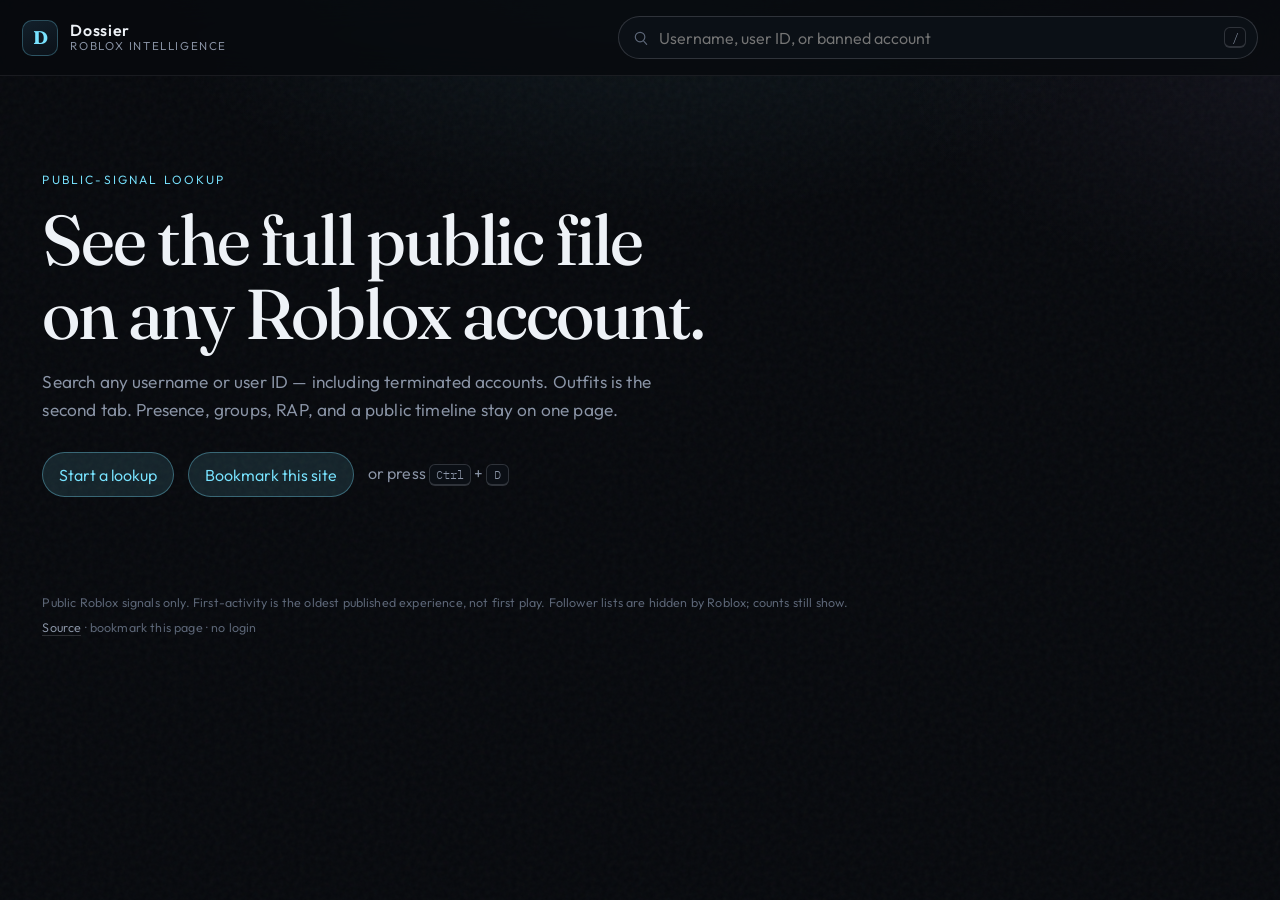
<file: index.html>
<!DOCTYPE html>
<html lang="en">
  <head>
    <meta charset="UTF-8" />
    <meta name="viewport" content="width=device-width, initial-scale=1.0" />
    <title>Dossier</title>
    <meta name="theme-color" content="#07090d" />
    <meta name="description" content="Look up any Roblox player — outfits, presence, groups, RAP, banned accounts." />
    <link rel="manifest" href="manifest.json" />
    <link rel="preconnect" href="https://fonts.googleapis.com" />
    <link rel="preconnect" href="https://fonts.gstatic.com" crossorigin />
    <link
      href="https://fonts.googleapis.com/css2?family=Fraunces:opsz,wght@9..144,460;9..144,600;9..144,700&family=IBM+Plex+Mono:wght@400;500&family=Outfit:wght@360;450;560;680&display=swap"
      rel="stylesheet"
    />
    <link rel="stylesheet" href="css/app.css?v=6" />
    <link rel="icon" href="icon.svg" />
  </head>
  <body>
    <div class="grain" aria-hidden="true"></div>
    <header class="topbar">
      <a class="brand" href="./" id="brandLink">
        <span class="brand-mark">D</span>
        <span class="brand-type">
          <strong>Dossier</strong>
          <small>Roblox intelligence</small>
        </span>
      </a>
      <form class="search" id="searchForm" autocomplete="off">
        <label class="sr-only" for="searchInput">Search Roblox users</label>
        <svg class="search-icon" viewBox="0 0 24 24" aria-hidden="true">
          <circle cx="11" cy="11" r="6.5" fill="none" stroke="currentColor" stroke-width="1.6" />
          <path d="M16 16.5 20 21" fill="none" stroke="currentColor" stroke-width="1.6" stroke-linecap="round" />
        </svg>
        <input
          id="searchInput"
          name="q"
          type="search"
          placeholder="Username, user ID, or banned account"
          spellcheck="false"
          maxlength="50"
        />
        <kbd>/</kbd>
        <div class="suggest" id="suggest" hidden></div>
      </form>
    </header>

    <main id="app">
      <section class="landing" id="landing">
        <p class="eyebrow">Public-signal lookup</p>
        <h1>See the full public file<br />on any Roblox account.</h1>
        <p class="lede">
          Search any username or user ID — including terminated accounts.
          Outfits is the second tab. Presence, groups, RAP, and a public timeline stay on one page.
        </p>
        <div class="landing-search">
          <button type="button" class="ghost" id="focusSearch">Start a lookup</button>
          <button type="button" class="ghost" id="bookmarkBtn">Bookmark this site</button>
          <span>or press <kbd>Ctrl</kbd> + <kbd>D</kbd></span>
        </div>
        <div class="recents" id="recents" hidden>
          <h2>Recent dossiers</h2>
          <div class="recent-row" id="recentRow"></div>
        </div>
      </section>

      <section class="workspace" id="workspace" hidden>
        <div class="status-line" id="statusLine"></div>
        <aside class="compare-dock" id="compareDock" hidden></aside>
        <article class="dossier" id="dossier"></article>
      </section>
    </main>

    <div class="toast" id="toast" hidden></div>
    <div class="modal" id="outfitModal" hidden>
      <div class="modal-card" role="dialog" aria-modal="true" aria-labelledby="outfitTitle">
        <button class="icon-btn modal-close" id="closeOutfit" type="button">Close</button>
        <div id="outfitBody"></div>
      </div>
    </div>
    <footer class="site-foot">
      <p>
        Public Roblox signals only.
        First-activity is the oldest published experience, not first play.
        Follower lists are hidden by Roblox; counts still show.
      </p>
      <p>
        <a href="https://github.com/RedactedUSIDBAN/dossier">Source</a>
        · bookmark this page · no login
      </p>
    </footer>
    <script src="js/app.js?v=6" type="module"></script>
  </body>
</html>
</file>
<file: css/app.css>
:root {
  --bg: #07090d;
  --bg-2: #0d1118;
  --card: #121821;
  --card-2: #171e29;
  --line: rgba(232, 236, 244, 0.08);
  --line-strong: rgba(232, 236, 244, 0.16);
  --text: #eef2f7;
  --muted: #8b95a7;
  --faint: #5d6778;
  --cyan: #78e3ff;
  --cyan-dim: rgba(120, 227, 255, 0.12);
  --amber: #f0b45a;
  --rose: #ff6b7d;
  --lime: #7dffb3;
  --violet: #c5a6ff;
  --shadow: 0 24px 60px rgba(0, 0, 0, 0.35);
  --radius: 18px;
}

* {
  box-sizing: border-box;
}

html,
body {
  margin: 0;
  min-height: 100%;
  background: var(--bg);
  color: var(--text);
  font-family: Outfit, "Segoe UI", sans-serif;
  font-weight: 360;
  letter-spacing: 0.01em;
}

body {
  background-image:
    radial-gradient(900px 480px at 50% -10%, rgba(120, 227, 255, 0.08), transparent 60%),
    radial-gradient(700px 400px at 100% 10%, rgba(192, 166, 255, 0.05), transparent 55%);
}

.grain {
  pointer-events: none;
  position: fixed;
  inset: 0;
  opacity: 0.04;
  background-image: url("data:image/svg+xml,%3Csvg viewBox='0 0 200 200' xmlns='http://www.w3.org/2000/svg'%3E%3Cfilter id='n'%3E%3CfeTurbulence type='fractalNoise' baseFrequency='.85' numOctaves='4' stitchTiles='stitch'/%3E%3C/filter%3E%3Crect width='100%25' height='100%25' filter='url(%23n)'/%3E%3C/svg%3E");
  z-index: 0;
}

.sr-only {
  position: absolute;
  width: 1px;
  height: 1px;
  padding: 0;
  margin: -1px;
  overflow: hidden;
  clip: rect(0, 0, 0, 0);
  border: 0;
}

a {
  color: inherit;
  text-decoration: none;
}

button,
input {
  font: inherit;
  color: inherit;
}

kbd {
  display: inline-flex;
  align-items: center;
  justify-content: center;
  min-width: 1.4rem;
  height: 1.35rem;
  padding: 0 0.35rem;
  border: 1px solid var(--line-strong);
  border-bottom-width: 2px;
  border-radius: 6px;
  background: #0b0f15;
  color: var(--muted);
  font-family: "IBM Plex Mono", ui-monospace, monospace;
  font-size: 0.72rem;
}

.topbar {
  position: sticky;
  top: 0;
  z-index: 20;
  display: grid;
  grid-template-columns: auto 1fr;
  gap: 1.25rem;
  align-items: center;
  padding: 1rem 1.4rem;
  background: rgba(7, 9, 13, 0.78);
  backdrop-filter: blur(16px);
  border-bottom: 1px solid var(--line);
}

.brand {
  display: flex;
  align-items: center;
  gap: 0.75rem;
  min-width: max-content;
}

.brand-mark {
  width: 2.25rem;
  height: 2.25rem;
  display: grid;
  place-items: center;
  border-radius: 10px;
  background: linear-gradient(160deg, #12202b, #0b1118);
  border: 1px solid rgba(120, 227, 255, 0.28);
  color: var(--cyan);
  font-family: Fraunces, Georgia, serif;
  font-weight: 700;
  font-size: 1.15rem;
}

.brand-type {
  display: flex;
  flex-direction: column;
  line-height: 1.1;
}

.brand-type strong {
  font-weight: 560;
  letter-spacing: 0.04em;
}

.brand-type small {
  color: var(--muted);
  font-size: 0.72rem;
  text-transform: uppercase;
  letter-spacing: 0.14em;
}

.search {
  position: relative;
  display: flex;
  align-items: center;
  max-width: 640px;
  width: 100%;
  justify-self: end;
}

.search-icon {
  position: absolute;
  left: 0.9rem;
  width: 1.1rem;
  height: 1.1rem;
  color: var(--faint);
}

.search input {
  width: 100%;
  height: 2.7rem;
  padding: 0 2.6rem 0 2.5rem;
  border: 1px solid var(--line-strong);
  border-radius: 999px;
  background: #0b1016;
  outline: none;
}

.search input:focus {
  border-color: rgba(120, 227, 255, 0.5);
  box-shadow: 0 0 0 4px var(--cyan-dim);
}

.search kbd {
  position: absolute;
  right: 0.7rem;
}

.suggest {
  position: absolute;
  top: calc(100% + 0.45rem);
  left: 0;
  right: 0;
  background: #10161f;
  border: 1px solid var(--line-strong);
  border-radius: 16px;
  box-shadow: var(--shadow);
  overflow: hidden;
}

.suggest button {
  width: 100%;
  display: grid;
  grid-template-columns: 40px 1fr auto;
  gap: 0.75rem;
  align-items: center;
  padding: 0.7rem 0.85rem;
  background: transparent;
  border: 0;
  border-bottom: 1px solid var(--line);
  text-align: left;
  cursor: pointer;
}

.suggest button:last-child {
  border-bottom: 0;
}

.suggest button:hover,
.suggest button.active {
  background: rgba(120, 227, 255, 0.06);
}

.suggest img,
.ph {
  width: 40px;
  height: 40px;
  border-radius: 10px;
  object-fit: cover;
  background: #1a222d;
}

.suggest .who {
  display: flex;
  flex-direction: column;
  min-width: 0;
}

.suggest .who strong {
  font-weight: 560;
  white-space: nowrap;
  overflow: hidden;
  text-overflow: ellipsis;
}

.suggest .who span {
  color: var(--muted);
  font-size: 0.82rem;
  font-family: "IBM Plex Mono", monospace;
}

.suggest .sid {
  color: var(--faint);
  font-size: 0.75rem;
  font-family: "IBM Plex Mono", monospace;
}

main {
  position: relative;
  z-index: 1;
  padding: 1.5rem 1.4rem 4rem;
  max-width: 1240px;
  margin: 0 auto;
}

.landing {
  padding: 4.5rem 0 2rem;
  max-width: 760px;
}

.eyebrow {
  color: var(--cyan);
  text-transform: uppercase;
  letter-spacing: 0.18em;
  font-size: 0.75rem;
  margin: 0 0 1rem;
}

.landing h1 {
  margin: 0;
  font-family: Fraunces, Georgia, serif;
  font-size: clamp(2.4rem, 6vw, 4.4rem);
  font-weight: 460;
  letter-spacing: -0.03em;
  line-height: 1.05;
}

.lede {
  max-width: 58ch;
  color: var(--muted);
  font-size: 1.08rem;
  line-height: 1.6;
}

.landing-search {
  display: flex;
  align-items: center;
  gap: 0.85rem;
  margin-top: 1.8rem;
  color: var(--muted);
}

.ghost,
.chip,
.tab,
.icon-btn {
  cursor: pointer;
}

.ghost {
  border: 1px solid rgba(120, 227, 255, 0.35);
  background: var(--cyan-dim);
  color: var(--cyan);
  padding: 0.7rem 1rem;
  border-radius: 999px;
}

.recents {
  margin-top: 3.5rem;
}

.recents h2,
.panel h3,
.section-title {
  margin: 0 0 0.85rem;
  font-size: 0.78rem;
  letter-spacing: 0.14em;
  text-transform: uppercase;
  color: var(--muted);
  font-weight: 560;
}

.recent-row,
.stat-grid,
.card-grid,
.friend-grid,
.wear-grid {
  display: grid;
  gap: 0.8rem;
}

.recent-row {
  grid-template-columns: repeat(auto-fill, minmax(180px, 1fr));
}

.recent-card,
.stat,
.card,
.friend,
.wear,
.group,
.badge-card,
.estimate {
  background: var(--card);
  border: 1px solid var(--line);
  border-radius: var(--radius);
}

.recent-card {
  display: flex;
  align-items: center;
  gap: 0.75rem;
  padding: 0.75rem;
  cursor: pointer;
}

.recent-card img,
.friend img,
.ph {
  background: #1b2430;
}

.recent-card img {
  width: 42px;
  height: 42px;
  border-radius: 10px;
}

.status-line {
  min-height: 1.4rem;
  color: var(--muted);
  font-size: 0.88rem;
  margin-bottom: 1rem;
}

.dossier {
  display: grid;
  gap: 1rem;
}

.hero {
  display: grid;
  grid-template-columns: 168px 1fr;
  gap: 1.4rem;
  padding: 1.2rem;
  background:
    linear-gradient(180deg, rgba(120, 227, 255, 0.04), transparent 40%),
    var(--card);
  border: 1px solid var(--line);
  border-radius: 24px;
}

.hero.banned {
  border-color: rgba(255, 107, 125, 0.4);
}

.avatar-wrap {
  position: relative;
}

.avatar-wrap img {
  width: 168px;
  height: 168px;
  object-fit: cover;
  border-radius: 20px;
  background: #1a222d;
}

.presence {
  position: absolute;
  left: 0.6rem;
  bottom: 0.6rem;
  display: inline-flex;
  align-items: center;
  gap: 0.4rem;
  padding: 0.28rem 0.55rem;
  border-radius: 999px;
  background: rgba(7, 9, 13, 0.82);
  border: 1px solid var(--line-strong);
  font-size: 0.75rem;
}

.dot {
  width: 0.5rem;
  height: 0.5rem;
  border-radius: 50%;
  background: var(--faint);
}

.dot.on {
  background: var(--lime);
  box-shadow: 0 0 0 4px rgba(125, 255, 179, 0.15);
}

.dot.play {
  background: var(--cyan);
  box-shadow: 0 0 0 4px rgba(120, 227, 255, 0.16);
}

.dot.studio {
  background: var(--violet);
}

.identity h2 {
  margin: 0 0 0.2rem;
  font-family: Fraunces, Georgia, serif;
  font-size: clamp(1.8rem, 4vw, 2.8rem);
  font-weight: 560;
  letter-spacing: -0.03em;
}

.meta-row,
.action-row,
.chip-row {
  display: flex;
  flex-wrap: wrap;
  gap: 0.45rem;
  align-items: center;
}

.meta-row {
  color: var(--muted);
  font-family: "IBM Plex Mono", monospace;
  font-size: 0.86rem;
  margin-bottom: 0.7rem;
}

.verified {
  color: var(--cyan);
}

.bio {
  max-width: 70ch;
  color: #c5ccd8;
  white-space: pre-wrap;
  line-height: 1.5;
  margin: 0.4rem 0 0.9rem;
}

.chip,
.icon-btn {
  border: 1px solid var(--line-strong);
  background: #0d131b;
  border-radius: 999px;
  padding: 0.42rem 0.75rem;
  font-size: 0.82rem;
  color: var(--text);
}

.icon-btn:hover,
.chip:hover,
.tab:hover {
  border-color: rgba(120, 227, 255, 0.4);
}

.stat-grid {
  grid-template-columns: repeat(6, 1fr);
}

.stat {
  padding: 0.9rem 1rem;
}

.stat b {
  display: block;
  font-family: Fraunces, Georgia, serif;
  font-size: 1.55rem;
  font-weight: 600;
}

.stat span {
  color: var(--muted);
  font-size: 0.78rem;
  letter-spacing: 0.08em;
  text-transform: uppercase;
}

.tabs {
  display: flex;
  flex-wrap: wrap;
  gap: 0.4rem;
  overflow: visible;
  padding-bottom: 0.2rem;
}

.tab {
  border: 1px solid var(--line);
  background: transparent;
  color: var(--muted);
  border-radius: 999px;
  padding: 0.55rem 0.9rem;
  white-space: nowrap;
}

.tab.active {
  color: var(--bg);
  background: var(--text);
  border-color: var(--text);
}

.panel {
  display: none;
  animation: rise 0.35s ease;
}

.panel.active {
  display: block;
}

@keyframes rise {
  from {
    opacity: 0;
    transform: translateY(8px);
  }
  to {
    opacity: 1;
    transform: none;
  }
}

.overview {
  display: grid;
  grid-template-columns: 1.3fr 0.9fr;
  gap: 1rem;
}

.estimate,
.panel-card {
  padding: 1.1rem;
}

.estimate {
  background:
    linear-gradient(135deg, rgba(240, 180, 90, 0.08), transparent 50%),
    var(--card);
}

.estimate h3 {
  color: var(--amber);
}

.estimate .game-name {
  font-family: Fraunces, Georgia, serif;
  font-size: 1.6rem;
  margin: 0.2rem 0 0.35rem;
}

.muted {
  color: var(--muted);
}

.faint {
  color: var(--faint);
}

.card-grid {
  grid-template-columns: repeat(auto-fill, minmax(220px, 1fr));
}

.card {
  overflow: hidden;
  display: flex;
  flex-direction: column;
  min-height: 100%;
}

.card img,
.card .ph-wide {
  width: 100%;
  aspect-ratio: 1;
  object-fit: cover;
  background: #1a222d;
}

.card .body,
.group .body,
.badge-card {
  padding: 0.85rem 0.95rem 1rem;
}

.card h4,
.group h4,
.friend strong,
.wear strong {
  margin: 0 0 0.25rem;
  font-weight: 560;
}

.card p,
.group p,
.note {
  margin: 0;
  color: var(--muted);
  font-size: 0.86rem;
  line-height: 1.45;
}

.friend-grid {
  grid-template-columns: repeat(auto-fill, minmax(170px, 1fr));
}

.friend,
.wear {
  display: flex;
  gap: 0.7rem;
  align-items: center;
  padding: 0.7rem;
}

.friend img,
.wear img {
  width: 48px;
  height: 48px;
  border-radius: 12px;
  object-fit: cover;
}

.wear-grid {
  grid-template-columns: repeat(auto-fill, minmax(240px, 1fr));
}

.group-list {
  display: grid;
  gap: 0.7rem;
}

.group {
  display: grid;
  grid-template-columns: 64px 1fr auto;
  gap: 0.9rem;
  align-items: center;
  padding: 0.8rem;
}

.group img {
  width: 64px;
  height: 64px;
  border-radius: 14px;
  object-fit: cover;
}

.rank {
  font-family: "IBM Plex Mono", monospace;
  font-size: 0.78rem;
  color: var(--cyan);
  text-align: right;
}

.badge-row {
  display: grid;
  grid-template-columns: repeat(auto-fill, minmax(260px, 1fr));
  gap: 0.8rem;
}

.badge-card {
  display: grid;
  grid-template-columns: 56px 1fr;
  gap: 0.8rem;
  align-items: start;
}

.badge-card img {
  width: 56px;
  height: 56px;
  border-radius: 12px;
  object-fit: cover;
}

.empty {
  padding: 2rem 1rem;
  text-align: center;
  color: var(--muted);
  border: 1px dashed var(--line-strong);
  border-radius: var(--radius);
}

.lock {
  color: var(--amber);
}

.toolbar {
  display: flex;
  justify-content: space-between;
  gap: 0.8rem;
  align-items: center;
  margin-bottom: 0.8rem;
}

.filter {
  width: min(320px, 100%);
  height: 2.3rem;
  border-radius: 10px;
  border: 1px solid var(--line-strong);
  background: #0b1016;
  padding: 0 0.75rem;
  outline: none;
}

.toast {
  position: fixed;
  bottom: 1.2rem;
  left: 50%;
  transform: translateX(-50%);
  background: #111821;
  border: 1px solid var(--line-strong);
  padding: 0.65rem 0.9rem;
  border-radius: 999px;
  z-index: 40;
}

.skel {
  background: linear-gradient(90deg, #151c26 25%, #1c2531 50%, #151c26 75%);
  background-size: 200% 100%;
  animation: shine 1.2s infinite;
  border-radius: 12px;
}

@keyframes shine {
  to {
    background-position: -200% 0;
  }
}

@media (max-width: 900px) {
  .topbar {
    grid-template-columns: 1fr;
  }
  .search {
    justify-self: stretch;
    max-width: none;
  }
  .hero,
  .overview,
  .group {
    grid-template-columns: 1fr;
  }
  .stat-grid {
    grid-template-columns: repeat(3, 1fr);
  }
  .avatar-wrap img {
    width: 100%;
    height: auto;
  }
}

.live {
  display: inline-flex;
  align-items: center;
  gap: 0.35rem;
  color: var(--cyan);
  font-size: 0.75rem;
}

.timeline {
  list-style: none;
  margin: 0;
  padding: 0 0 0 1rem;
  border-left: 1px solid var(--line-strong);
  display: grid;
  gap: 0.85rem;
}

.timeline li {
  padding-left: 1rem;
  position: relative;
}

.timeline li::before {
  content: "";
  width: 8px;
  height: 8px;
  border-radius: 50%;
  background: var(--cyan);
  position: absolute;
  left: -5px;
  top: 0.35rem;
}

.timeline time {
  display: block;
  font-family: "IBM Plex Mono", monospace;
  font-size: 0.75rem;
  color: var(--amber);
}

.compare-dock {
  margin-bottom: 1rem;
  padding: 1rem;
  background: var(--card);
  border: 1px solid var(--line);
  border-radius: 20px;
}

.compare-head {
  display: grid;
  grid-template-columns: 1fr auto 1fr auto;
  gap: 0.8rem;
  align-items: center;
  margin-bottom: 0.8rem;
}

.mini {
  display: flex;
  align-items: center;
  gap: 0.65rem;
}

.mini img,
.mini .ph {
  width: 42px;
  height: 42px;
  border-radius: 10px;
}

.versus {
  font-family: Fraunces, Georgia, serif;
  color: var(--amber);
  letter-spacing: 0.08em;
}

.cmp-table {
  display: grid;
  gap: 0.35rem;
}

.cmp-row {
  display: grid;
  grid-template-columns: 1fr auto 1fr;
  gap: 0.8rem;
  align-items: center;
  padding: 0.4rem 0.2rem;
  border-top: 1px solid var(--line);
  font-size: 0.92rem;
}

.cmp-row span:first-child {
  text-align: left;
}

.cmp-row span:last-child {
  text-align: right;
}

.cmp-label {
  color: var(--faint);
  font-size: 0.72rem;
  letter-spacing: 0.1em;
  text-transform: uppercase;
}

.win {
  color: var(--lime);
  font-weight: 560;
}

.ban-banner {
  padding: 0.85rem 1rem;
  border-radius: 14px;
  border: 1px solid rgba(255, 107, 125, 0.35);
  background: rgba(255, 107, 125, 0.1);
  color: #ffd0d5;
}

.ban-pill {
  display: inline-block;
  margin-left: 0.35rem;
  padding: 0.05rem 0.4rem;
  border-radius: 999px;
  background: rgba(255, 107, 125, 0.18);
  color: var(--rose);
  font-style: normal;
  font-size: 0.68rem;
  letter-spacing: 0.08em;
  text-transform: uppercase;
}

.dot.ban {
  background: var(--rose);
  box-shadow: 0 0 0 4px rgba(255, 107, 125, 0.16);
}

.outfit-card {
  width: 100%;
  padding: 0;
  text-align: left;
  cursor: pointer;
  color: inherit;
  font: inherit;
  overflow: hidden;
}

.modal {
  position: fixed;
  inset: 0;
  z-index: 50;
  background: rgba(4, 6, 10, 0.72);
  display: grid;
  place-items: center;
  padding: 1.2rem;
}

.modal[hidden] {
  display: none;
}

.modal-card {
  width: min(860px, 100%);
  max-height: min(88vh, 900px);
  overflow: auto;
  background: #10161f;
  border: 1px solid var(--line-strong);
  border-radius: 22px;
  padding: 1.1rem 1.1rem 1.3rem;
  position: relative;
  box-shadow: var(--shadow);
}

.modal-close {
  position: sticky;
  top: 0;
  float: right;
}

.outfit-hero {
  display: grid;
  grid-template-columns: 180px 1fr;
  gap: 1rem;
  align-items: start;
}

.outfit-preview {
  width: 180px;
  height: 180px;
  border-radius: 18px;
  object-fit: cover;
  background: #1a222d;
}

.outfit-hero h3 {
  margin: 0 0 0.35rem;
  font-family: Fraunces, Georgia, serif;
  font-size: 1.7rem;
}

@media (max-width: 700px) {
  .outfit-hero {
    grid-template-columns: 1fr;
  }
}

select.filter {
  color-scheme: dark;
}

@media (max-width: 560px) {
  .stat-grid {
    grid-template-columns: repeat(2, 1fr);
  }
  .landing {
    padding-top: 2rem;
  }
  .compare-head {
    grid-template-columns: 1fr;
  }
}

.site-foot {
  position: relative;
  z-index: 1;
  max-width: 1240px;
  margin: 0 auto;
  padding: 0 1.4rem 2.4rem;
  color: var(--faint);
  font-size: 0.78rem;
  line-height: 1.55;
}

.site-foot a {
  color: var(--muted);
  border-bottom: 1px solid var(--line-strong);
}

.site-foot p {
  margin: 0 0 0.35rem;
}
</file>
